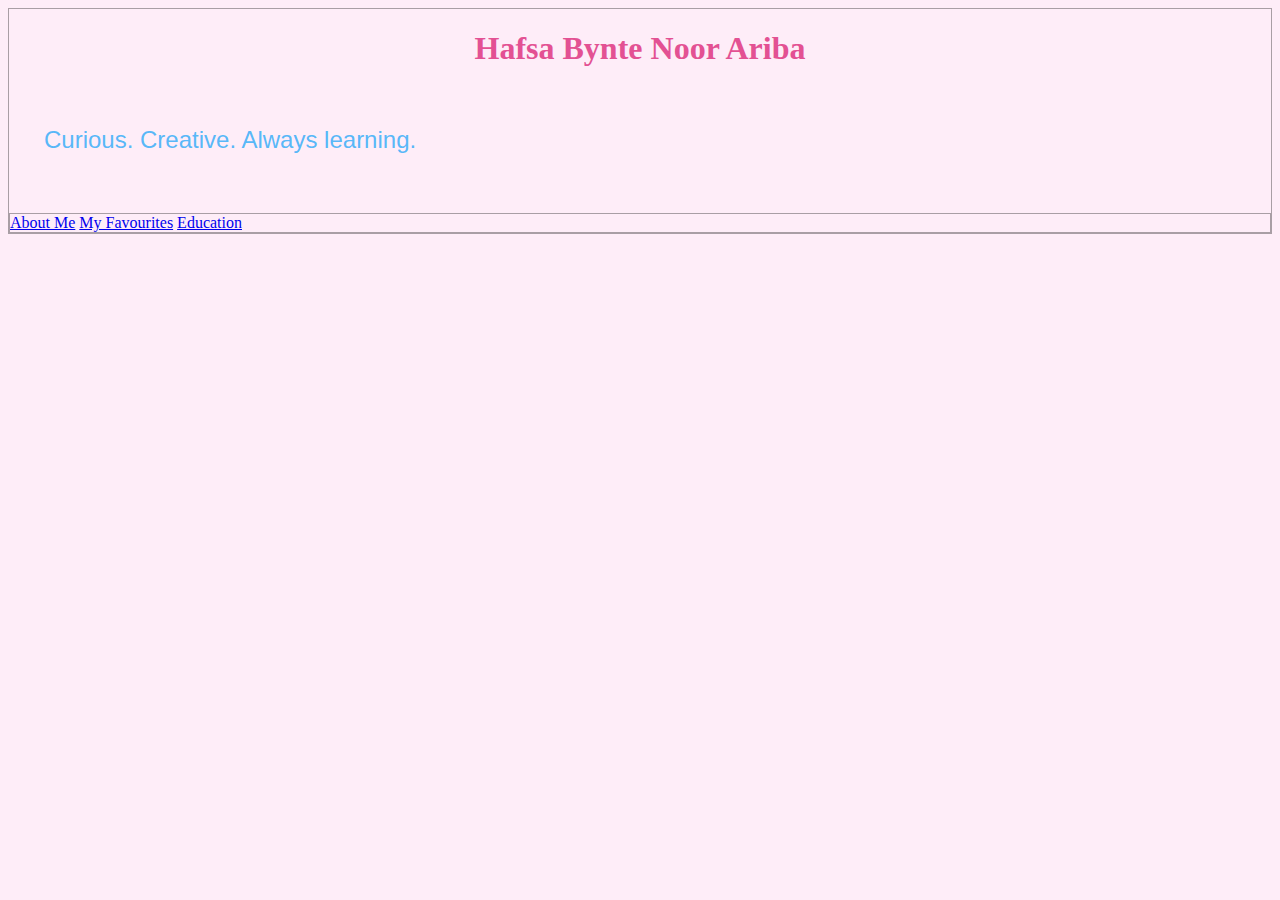
<file: index.html>
<!DOCTYPE html>
<html lang="en">
<head>
  <meta charset="UTF-8">
  <meta name="viewport" content="width=device-width, initial-scale=1.0">
  <title>Hafsa Bynte Noor Ariba</title>
  <link rel="stylesheet" href="style.css">
</head>
<body>
  <div class="container">
    <!-- Header -->
    <header>
      <h1>Hafsa Bynte Noor Ariba</h1>
      <p class="subtitle">Curious. Creative. Always learning.</p>
    </header>

    <!-- Section Buttons -->
    <div class="sections">
      <a href="about.html" class="card">About Me</a>
      <a href="My favouraites.html" class="card">My Favourites</a>
      <a href="My Achivements.html" class="card">Education</a>
    </div>
  </div>
</body>
</html>
</file>
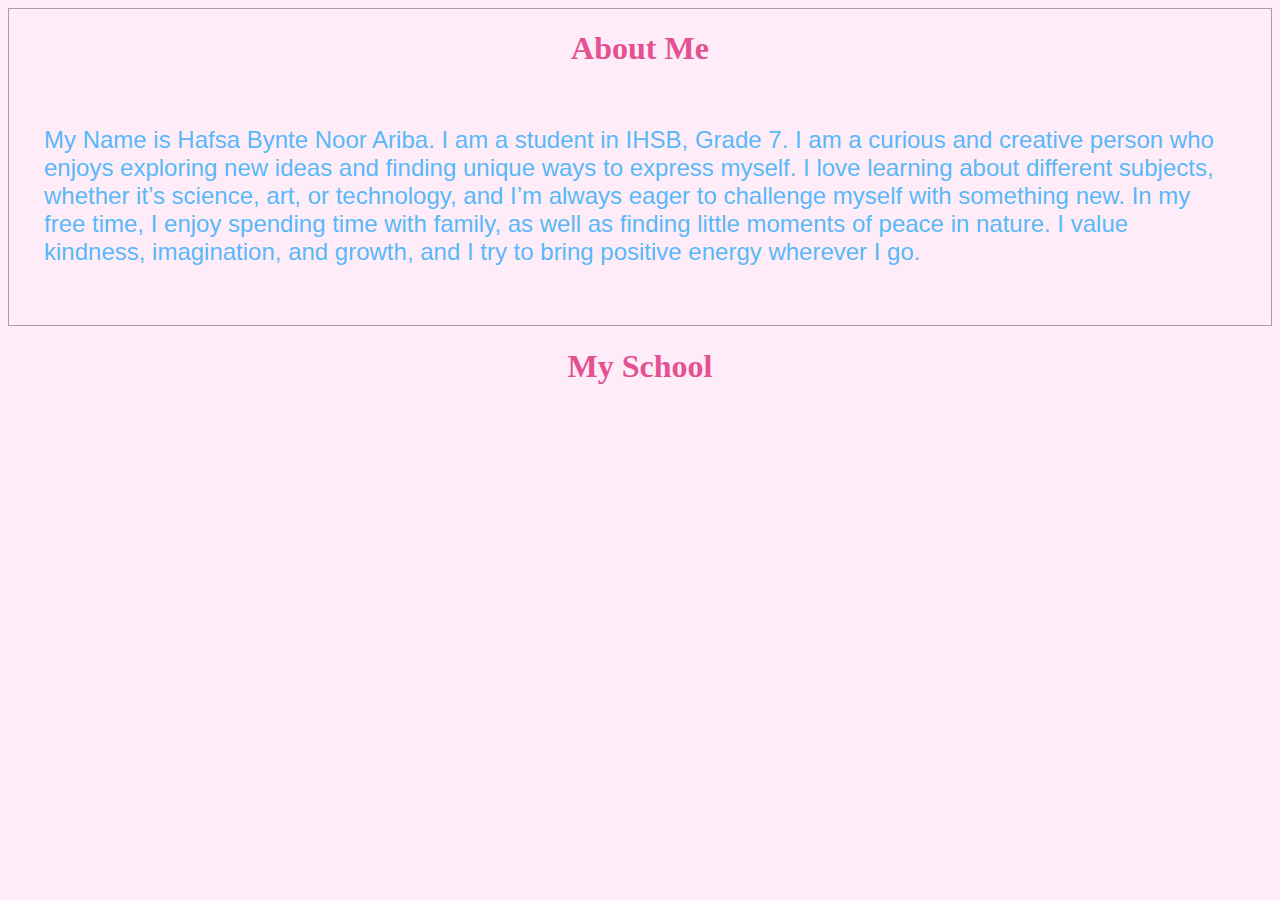
<file: about.html>
<!DOCTYPE html>
<html lang="en">
<head>
    <meta charset="UTF-8">
    <meta name="viewport" content="width=device-width, initial-scale=1.0">
    <title>About me</title>
    <link rel="stylesheet" href="style.css">
</head>
<body>
    <div>
         <h1> About Me </h1>     
<p>My Name is Hafsa Bynte Noor Ariba. I am a student in IHSB, Grade 7. I am a curious and creative person who enjoys exploring new ideas and finding unique ways to express myself. I love learning about different subjects, whether it’s science, art, or technology, and I’m always eager to challenge myself with something new. In my free time, I enjoy spending time with family, as well as finding little moments of peace in nature. I value kindness, imagination, and growth, and I try to bring positive energy wherever I go.</p>

    </div>
 <h1> My School </h1>    
</body>
  
</html>
</file>
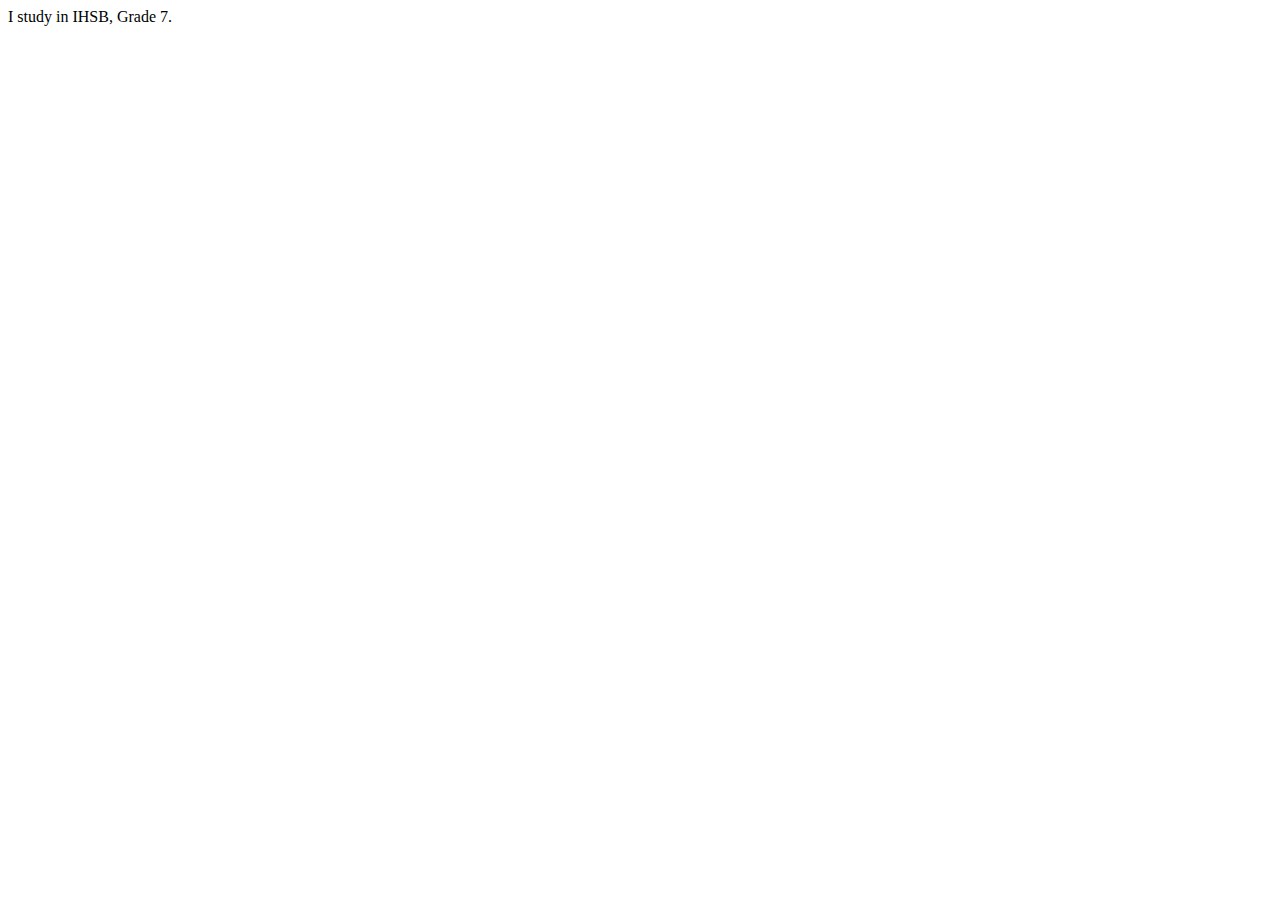
<file: education.html>
<!DOCTYPE html>
<html lang="en">
<head>
    <meta charset="UTF-8">
    <meta name="viewport" content="width=device-width, initial-scale=1.0">
    <title>Document</title>
</head>
<body>
I study in IHSB, Grade 7.    
</body>
</html>
</file>
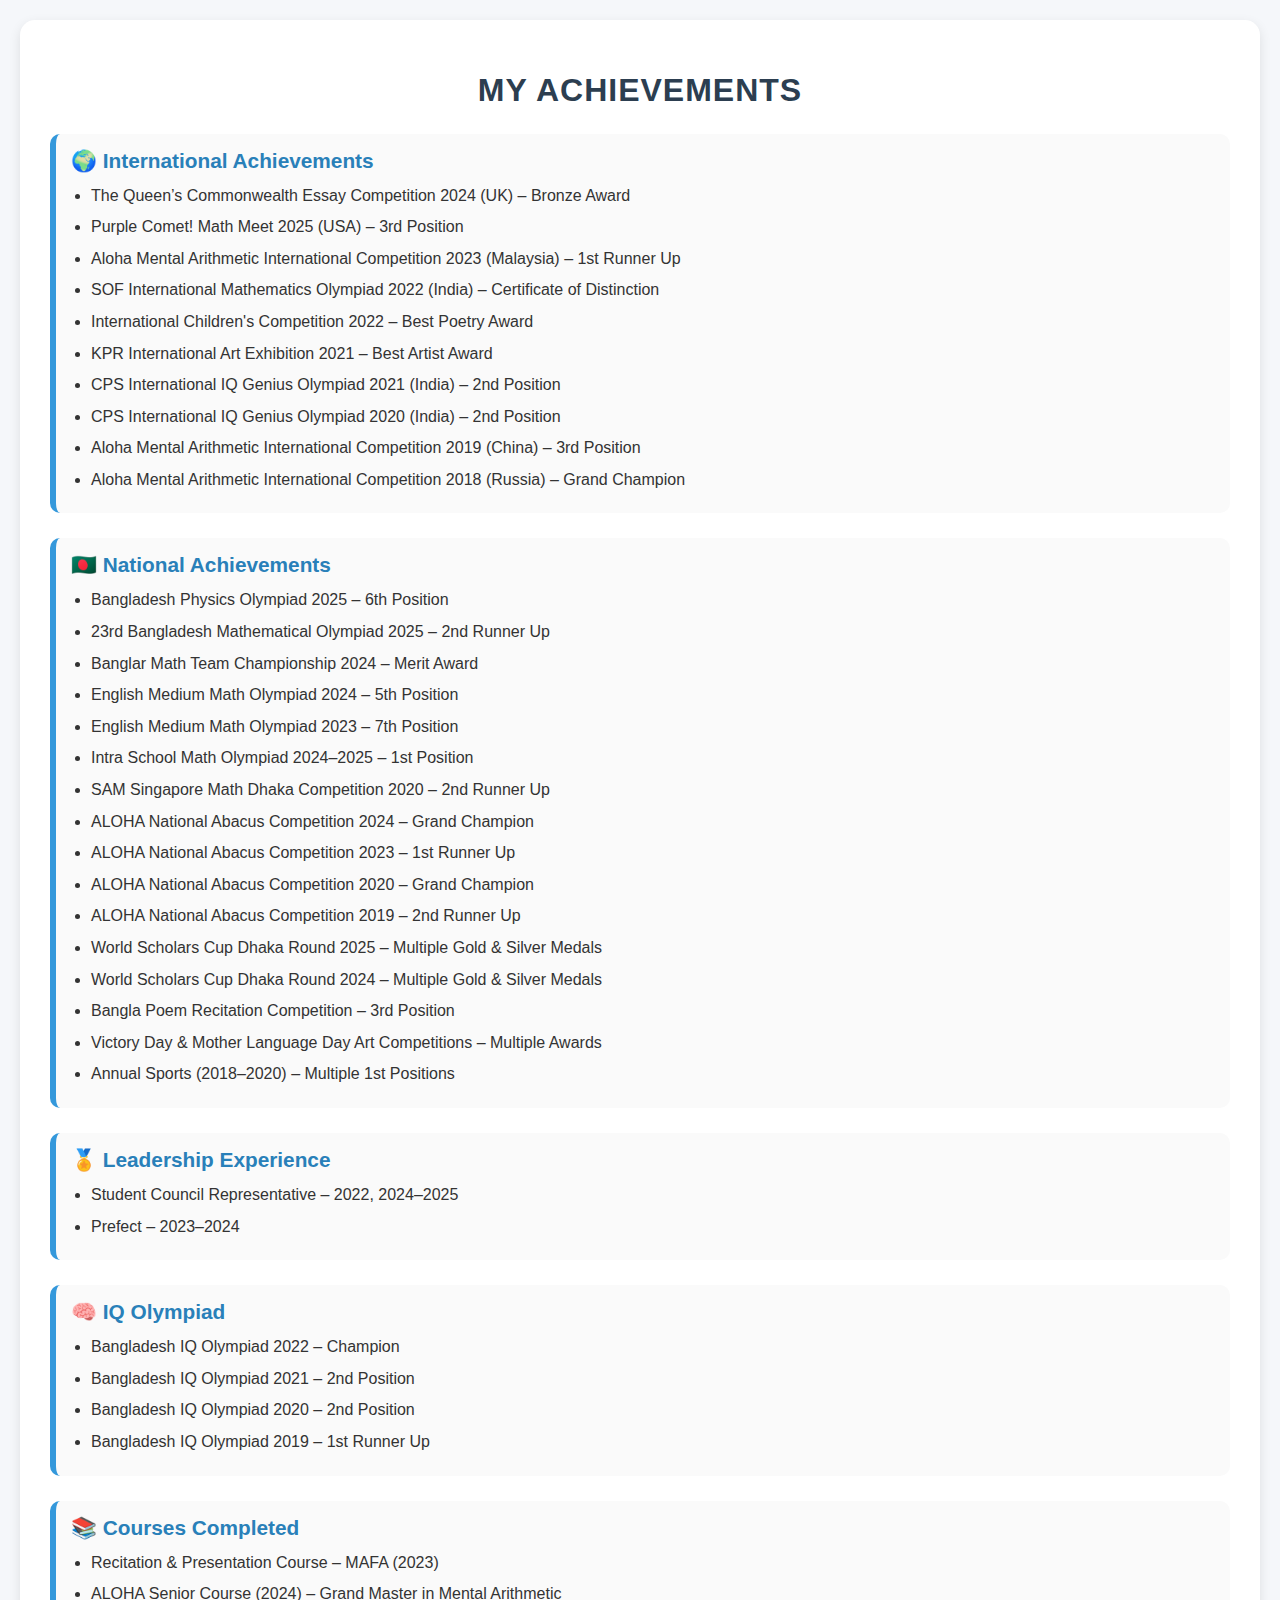
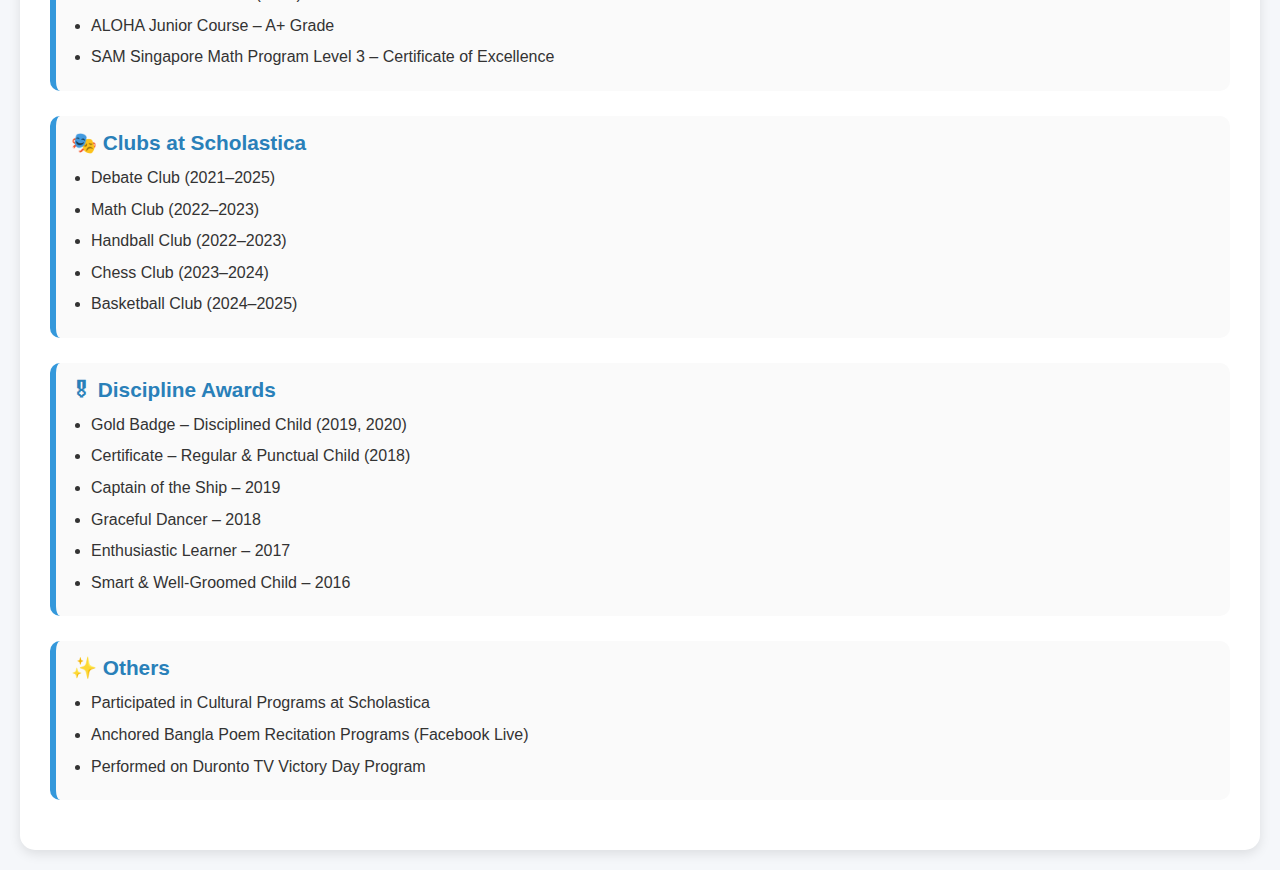
<file: My Achivements.html>
<!DOCTYPE html>
<html lang="en">
<head>
  <meta charset="UTF-8">
  <meta name="viewport" content="width=device-width, initial-scale=1.0">
  <title>My Achievements</title>
  <link rel="stylesheet" href="My Achivements.css">
  
</head>
<body>

  <!-- Achievements Section -->
  <section class="achievements">
    <h2>My Achievements</h2>

    <!-- International Achievements -->
    <div class="achievement-category">
      <h3>🌍 International Achievements</h3>
      <ul>
        <li>The Queen’s Commonwealth Essay Competition 2024 (UK) – Bronze Award</li>
        <li>Purple Comet! Math Meet 2025 (USA) – 3rd Position</li>
        <li>Aloha Mental Arithmetic International Competition 2023 (Malaysia) – 1st Runner Up</li>
        <li>SOF International Mathematics Olympiad 2022 (India) – Certificate of Distinction</li>
        <li>International Children's Competition 2022 – Best Poetry Award</li>
        <li>KPR International Art Exhibition 2021 – Best Artist Award</li>
        <li>CPS International IQ Genius Olympiad 2021 (India) – 2nd Position</li>
        <li>CPS International IQ Genius Olympiad 2020 (India) – 2nd Position</li>
        <li>Aloha Mental Arithmetic International Competition 2019 (China) – 3rd Position</li>
        <li>Aloha Mental Arithmetic International Competition 2018 (Russia) – Grand Champion</li>
      </ul>
    </div>

    <!-- National Achievements -->
    <div class="achievement-category">
      <h3>🇧🇩 National Achievements</h3>
      <ul>
        <li>Bangladesh Physics Olympiad 2025 – 6th Position</li>
        <li>23rd Bangladesh Mathematical Olympiad 2025 – 2nd Runner Up</li>
        <li>Banglar Math Team Championship 2024 – Merit Award</li>
        <li>English Medium Math Olympiad 2024 – 5th Position</li>
        <li>English Medium Math Olympiad 2023 – 7th Position</li>
        <li>Intra School Math Olympiad 2024–2025 – 1st Position</li>
        <li>SAM Singapore Math Dhaka Competition 2020 – 2nd Runner Up</li>
        <li>ALOHA National Abacus Competition 2024 – Grand Champion</li>
        <li>ALOHA National Abacus Competition 2023 – 1st Runner Up</li>
        <li>ALOHA National Abacus Competition 2020 – Grand Champion</li>
        <li>ALOHA National Abacus Competition 2019 – 2nd Runner Up</li>
        <li>World Scholars Cup Dhaka Round 2025 – Multiple Gold & Silver Medals</li>
        <li>World Scholars Cup Dhaka Round 2024 – Multiple Gold & Silver Medals</li>
        <li>Bangla Poem Recitation Competition – 3rd Position</li>
        <li>Victory Day & Mother Language Day Art Competitions – Multiple Awards</li>
        <li>Annual Sports (2018–2020) – Multiple 1st Positions</li>
      </ul>
    </div>

    <!-- Leadership -->
    <div class="achievement-category">
      <h3>🏅 Leadership Experience</h3>
      <ul>
        <li>Student Council Representative – 2022, 2024–2025</li>
        <li>Prefect – 2023–2024</li>
      </ul>
    </div>

    <!-- IQ Olympiad -->
    <div class="achievement-category">
      <h3>🧠 IQ Olympiad</h3>
      <ul>
        <li>Bangladesh IQ Olympiad 2022 – Champion</li>
        <li>Bangladesh IQ Olympiad 2021 – 2nd Position</li>
        <li>Bangladesh IQ Olympiad 2020 – 2nd Position</li>
        <li>Bangladesh IQ Olympiad 2019 – 1st Runner Up</li>
      </ul>
    </div>

    <!-- Courses -->
    <div class="achievement-category">
      <h3>📚 Courses Completed</h3>
      <ul>
        <li>Recitation & Presentation Course – MAFA (2023)</li>
        <li>ALOHA Senior Course (2024) – Grand Master in Mental Arithmetic</li>
        <li>ALOHA Junior Course – A+ Grade</li>
        <li>SAM Singapore Math Program Level 3 – Certificate of Excellence</li>
      </ul>
    </div>

    <!-- Clubs -->
    <div class="achievement-category">
      <h3>🎭 Clubs at Scholastica</h3>
      <ul>
        <li>Debate Club (2021–2025)</li>
        <li>Math Club (2022–2023)</li>
        <li>Handball Club (2022–2023)</li>
        <li>Chess Club (2023–2024)</li>
        <li>Basketball Club (2024–2025)</li>
      </ul>
    </div>

    <!-- Discipline -->
    <div class="achievement-category">
      <h3>🎖 Discipline Awards</h3>
      <ul>
        <li>Gold Badge – Disciplined Child (2019, 2020)</li>
        <li>Certificate – Regular & Punctual Child (2018)</li>
        <li>Captain of the Ship – 2019</li>
        <li>Graceful Dancer – 2018</li>
        <li>Enthusiastic Learner – 2017</li>
        <li>Smart & Well-Groomed Child – 2016</li>
      </ul>
    </div>

    <!-- Others -->
    <div class="achievement-category">
      <h3>✨ Others</h3>
      <ul>
        <li>Participated in Cultural Programs at Scholastica</li>
        <li>Anchored Bangla Poem Recitation Programs (Facebook Live)</li>
        <li>Performed on Duronto TV Victory Day Program</li>
      </ul>
    </div>

  </section>

</body>
</html>
</file>
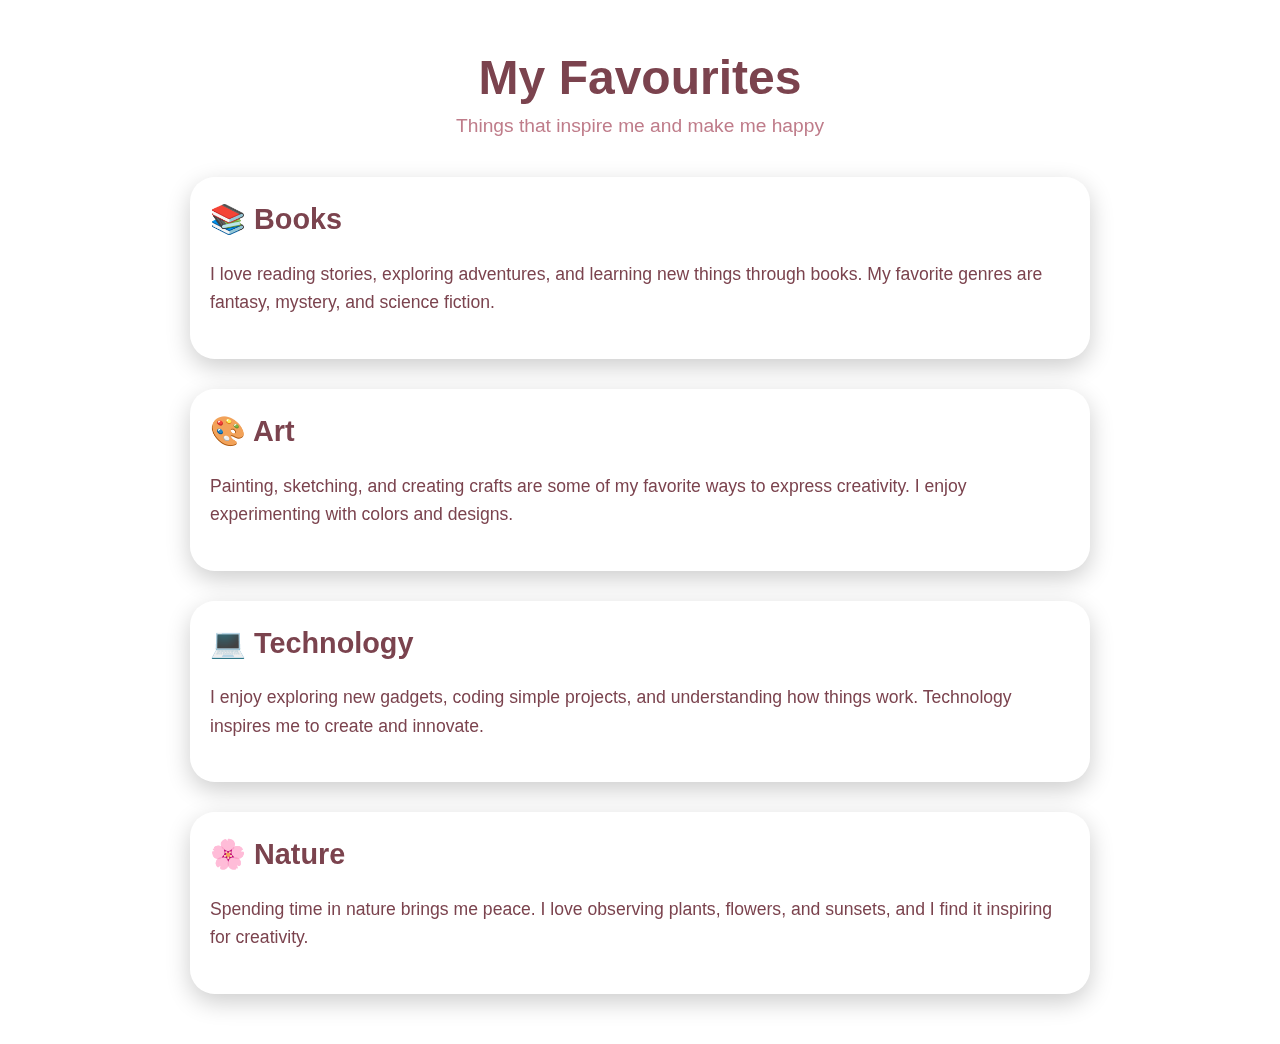
<file: My favouraites.html>
<!DOCTYPE html>
<html lang="en">
<head>
  <meta charset="UTF-8">
  <meta name="viewport" content="width=device-width, initial-scale=1.0">
  <title>My Favourites - Hafsa Bynte Noor Ariba</title>
  <link rel="stylesheet" href="favourites.css">
</head>
<body>
  <div class="container">
    <!-- Header -->
    <header>
      <h1>My Favourites</h1>
      <p class="subtitle">Things that inspire me and make me happy</p>
    </header>

    <!-- Favourite Items -->
    <section class="favourites-list">
      <div class="favourite-card">
        <h2>📚 Books</h2>
        <p>I love reading stories, exploring adventures, and learning new things through books. My favorite genres are fantasy, mystery, and science fiction.</p>
      </div>
  <div class="favourite-card">
        <h2>🎨 Art</h2>
        <p>Painting, sketching, and creating crafts are some of my favorite ways to express creativity. I enjoy experimenting with colors and designs.</p>
      </div>

      <div class="favourite-card">
        <h2>💻 Technology</h2>
        <p>I enjoy exploring new gadgets, coding simple projects, and understanding how things work. Technology inspires me to create and innovate.</p>
      </div>

      <div class="favourite-card">
        <h2>🌸 Nature</h2>
        <p>Spending time in nature brings me peace. I love observing plants, flowers, and sunsets, and I find it inspiring for creativity.</p>
      </div>
</file>
<file: style.css>
div {
  border: 1px solid rgba(0, 0, 0, 0.334)  
}

html {
   background-color: rgba(250, 146, 210, 0.164);
}

h1{
  text-align: center; 
  font-family:cursive;
  color:rgb(227, 81, 147) ;
}

p{ 
 font-size:x-large;
 padding: 35px;  
 color: rgba(44, 170, 249, 0.806);
 font-family: 'Lucida Sans', 'Lucida Sans Regular', 'Lucida Grande', 'Lucida Sans Unicode', Geneva, Verdana, sans-serif;
}
</file>
<file: My Achivements.css>
body {
      background-image: url();
     font-family: Arial, sans-serif;
      background: #f5f7fa;
      margin: 0;
      padding: 20px;
      color: #333;
    }
    section.achievements {
      background-image:url("abc.jpg");
      margin: auto;
      background: #fff;
      padding: 25px 30px;
      border-radius: 15px;
      box-shadow: 0 4px 12px rgba(0,0,0,0.1);
    }
    section.achievements h2 {
      text-align: center;
      font-size: 2rem;
      margin-bottom: 25px;
      color: #2c3e50;
      text-transform: uppercase;
      letter-spacing: 1px;
    }
    .achievement-category {
      margin-bottom: 25px;
      padding: 15px;
      background: #fafafa;
      border-left: 6px solid #3498db;
      border-radius: 10px;
      transition: transform 0.2s ease;
    }
    .achievement-category:hover {
      transform: scale(1.01);
      background: #f0f9ff;
    }
    .achievement-category h3 {
      margin: 0 0 10px;
      color: #2980b9;
      font-size: 1.3rem;
    }
    ul {
      margin: 0;
      padding-left: 20px;
    }
    ul li {
      margin: 6px 0;
      line-height: 1.6;
    }
</file>
<file: favourites.css>
/* Body Styling */
body {
  margin: 0;
  font-family: 'Poppins', sans-serif;
  background-image: url('https://i.pinimg.com/736x/da/67/89/da6789cb6d98752e50747e7f2bbff9fa.jpg');
  background-size: cover;
  background-repeat: no-repeat;
  background-attachment: fixed;
  color: #7B434E;
  display: flex;
  justify-content: center;
  padding: 50px 20px;
}

/* Overlay to make text readable */
body::before {
  content: "";
  position: fixed;
  top: 0; left: 0;
  width: 100%;
  height: 100%;
  background: rgba(255, 255, 255, 0.15);
  z-index: 0;
}

/* Container */
.container {
  max-width: 900px;
  width: 100%;
  text-align: center;
  position: relative;
  z-index: 1; /* above overlay */
}

/* Header */
header h1 {
  font-size: 3rem;
  margin: 0;
}

.subtitle {
  font-size: 1.2rem;
  margin: 10px 0 40px 0;
  color: #BF7C8A;
}

/* Favourite Cards Section */
.favourites-list {
  display: flex;
  flex-direction: column;
  gap: 30px;
}

.favourite-card {
  background: rgba(255, 255, 255, 0.25);
  backdrop-filter: blur(10px);
  padding: 25px 20px;
  border-radius: 25px;
  box-shadow: 0 8px 25px rgba(0,0,0,0.2);
  text-align: left;
  transition: all 0.3s ease;
  position: relative;
  z-index: 1;
}

.favourite-card h2 {
  margin-top: 0;
  font-size: 1.8rem;
}

.favourite-card p {
  font-size: 1.1rem;
  line-height: 1.6;
}

/* Hover Effect */
.favourite-card:hover {
  transform: translateY(-5px) scale(1.02);
  box-shadow: 0 12px 30px rgba(0,0,0,0.3);
  background: rgba(255, 255, 255, 0.35);
}
</file>
